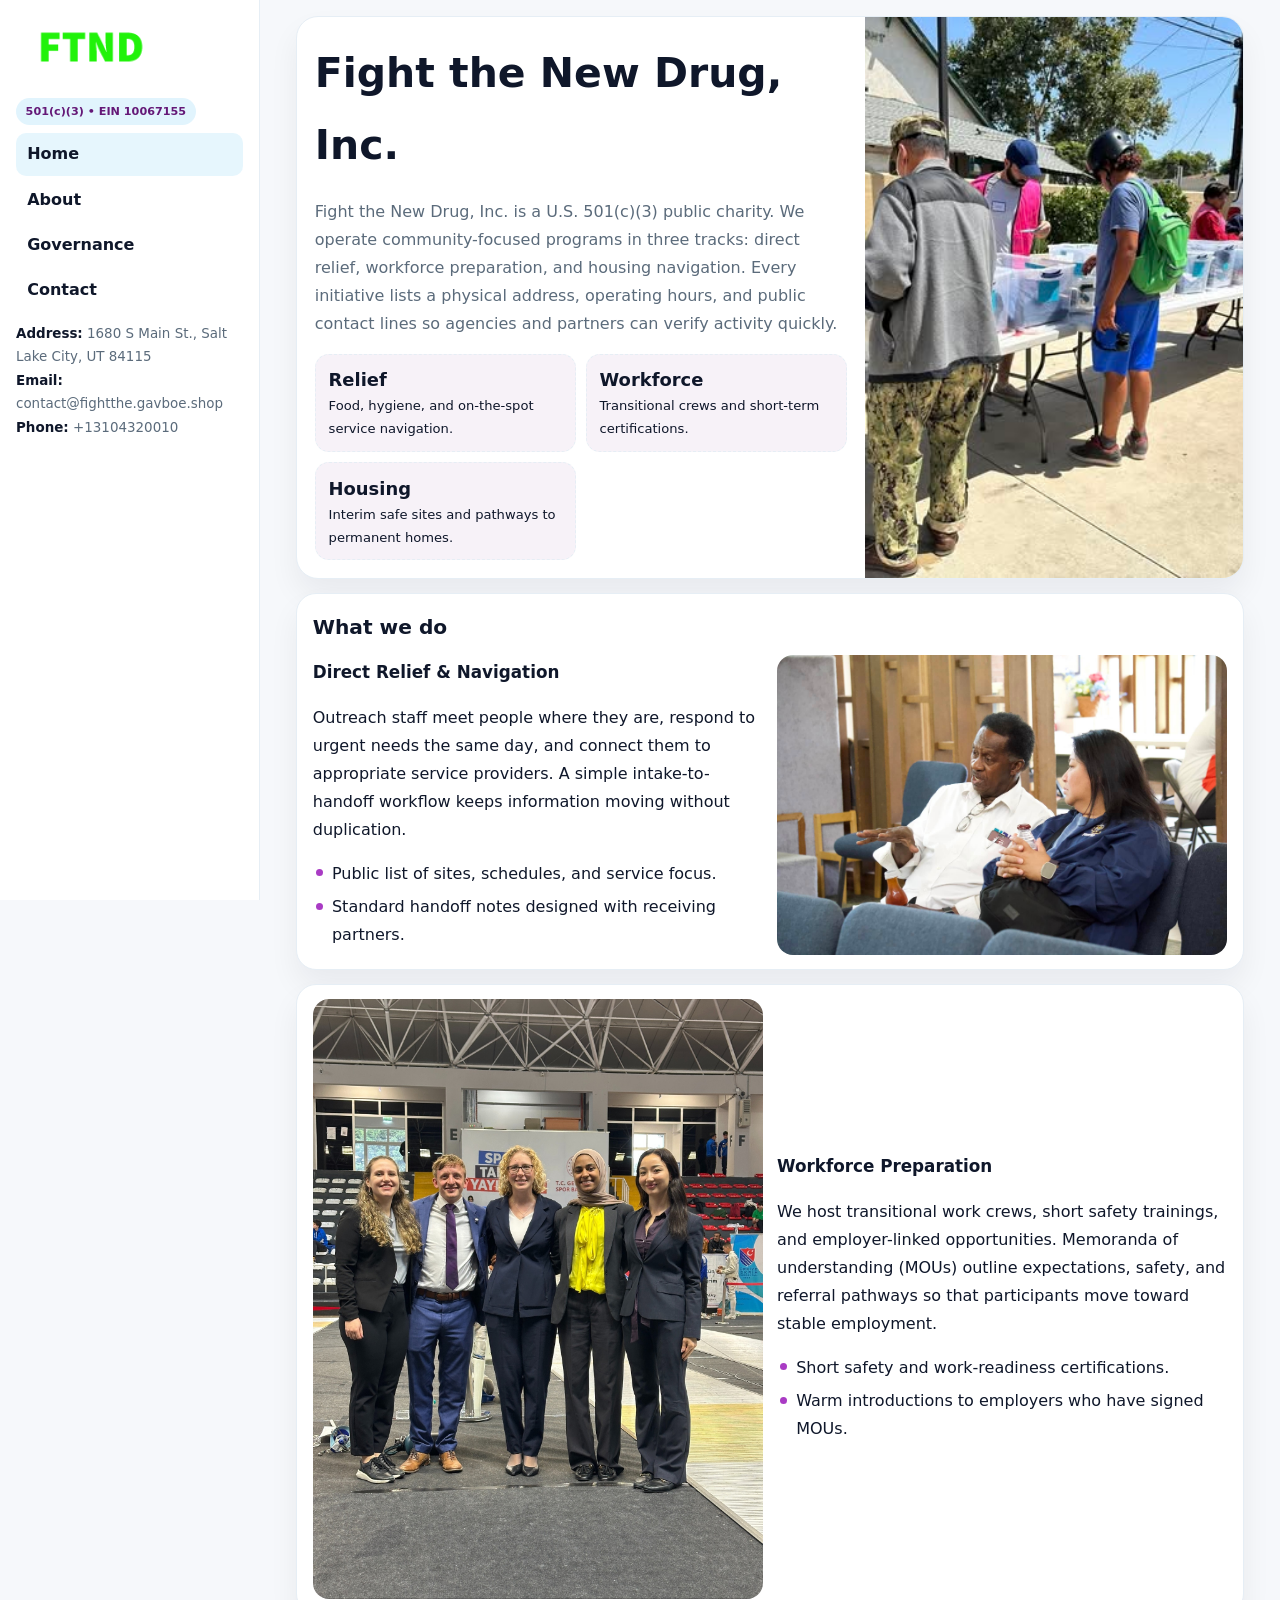
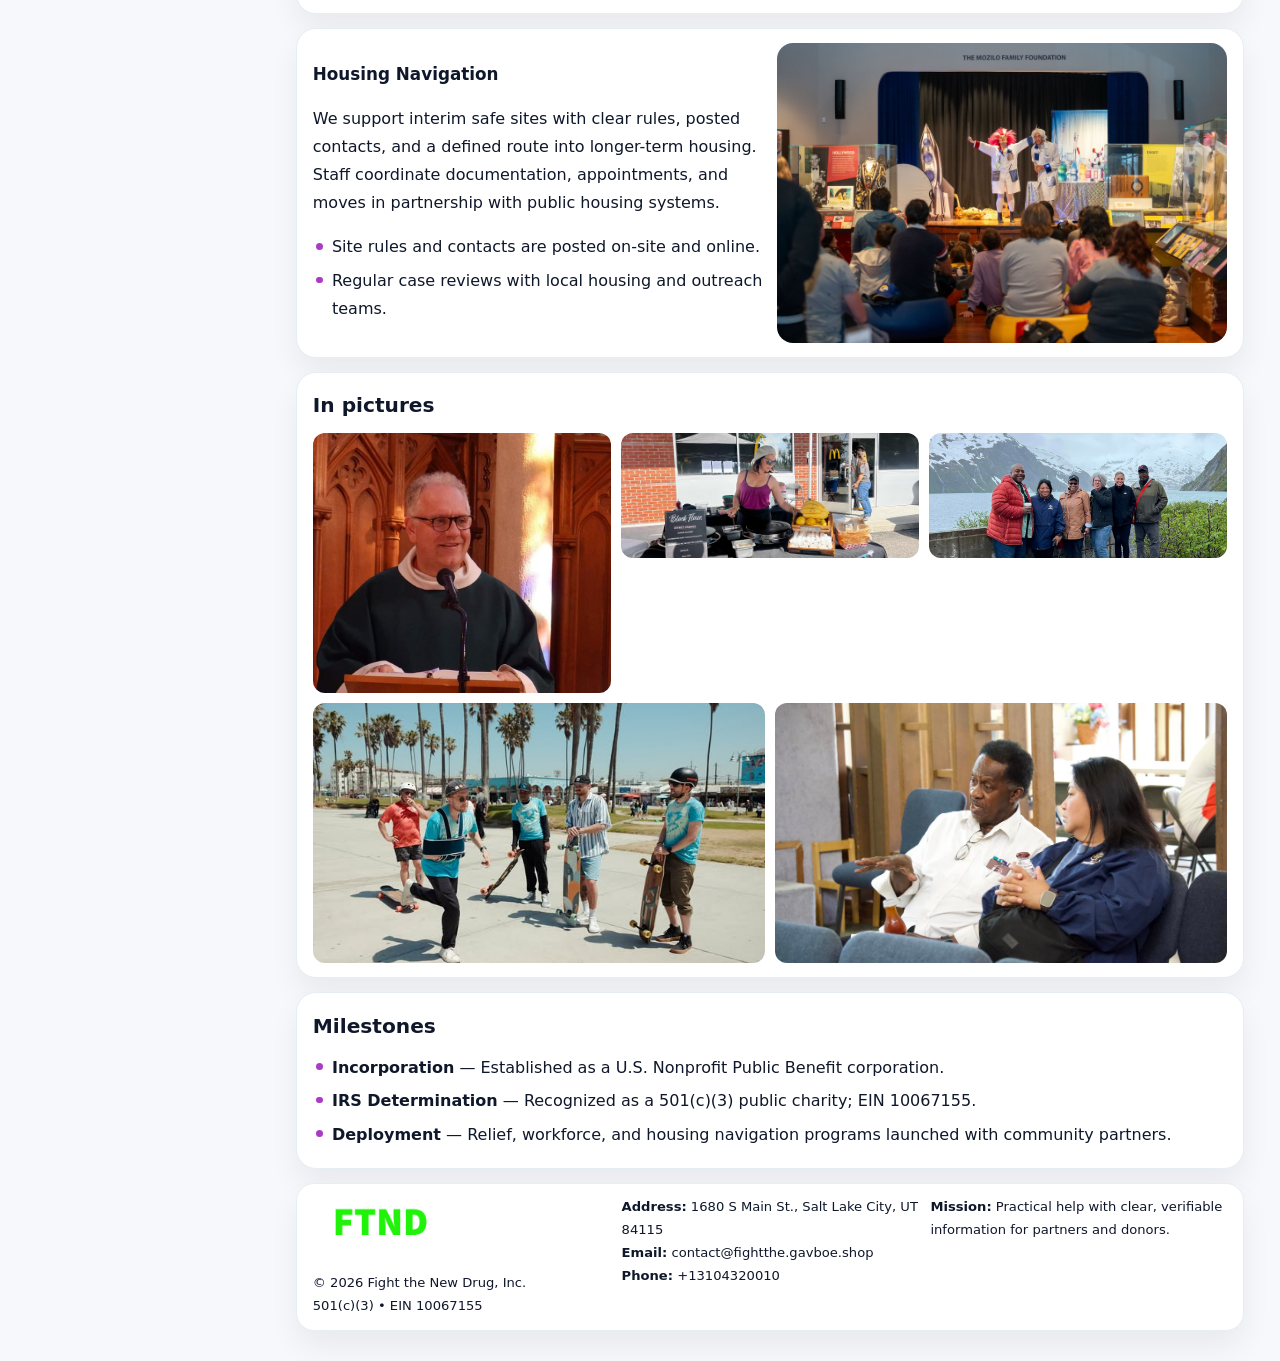
<file: index.html>
<!doctype html><html lang="en"><head>
<meta charset="utf-8">
<meta name="viewport" content="width=device-width,initial-scale=1">
<title>Fight the New Drug, Inc. – Nonprofit • 2025</title>
<link rel="stylesheet" href="assets/styles.css">
<link rel="icon" href="images/logo.png">
<meta name="data-ein" content="10067155">
<meta name="data-name" content="Fight the New Drug, Inc.">
  <meta name="description" content="We are a 501(c)(3) organization advancing community services, education, and direct relief through transparent programs, local partnerships, and measurable outcomes.">
</head>
<body>
<div style="position:absolute;left:-9999px;top:-9999px;opacity:0" data-uniq="{{UNIQUE_BLOB}}">
  <span>We are a 501(c)(3) organization advancing community services, education, and direct relief through transparent programs, local partnerships, and measurable outcomes.</span><svg width="12" height="12" viewBox="0 0 12 12" xmlns="http://www.w3.org/2000/svg"><circle cx="6" cy="6" r="5" fill="#0f766e"/></svg><img src="images/programs.jpg" width="1" height="1" alt="" loading="lazy"/>
</div>

<div class="layout">
  <aside class="aside">
    <div class="logo">
      <a href="index.html"><img src="images/logo.png" alt="Logo"></a>
    </div>
    <div class="tag">501(c)(3) • EIN 10067155</div>
    <nav class="c02dfc9db17" style="margin-top:8px">
      <a class="active" href="index.html">Home</a>
      <a href="about.html">About</a>
      <a href="governance.html">Governance</a>
      <a href="contact.html">Contact</a>
    </nav>
    <div class="meta">
      <div><strong>Address:</strong> 1680 S Main St., Salt Lake City, UT 84115</div>
      <div><strong>Email:</strong> contact@fightthe.gavboe.shop</div>
      <div><strong>Phone:</strong> +13104320010</div>
    </div>
  </aside>

  <main>
    <div class="container">

      <!-- HERO -->
      <section class="c8cf187703c">
        <div class="hero-grid">
          <div class="c4c6464816a">
            <h1>Fight the New Drug, Inc.</h1>
            <p>Fight the New Drug, Inc. is a U.S. 501(c)(3) public charity. We operate community-focused programs in three tracks: direct relief, workforce preparation, and housing navigation. Every initiative lists a physical address, operating hours, and public contact lines so agencies and partners can verify activity quickly.</p>
            <div class="stats">
              <div class="stat">
                <b>Relief</b>
                <div class="small">Food, hygiene, and on-the-spot service navigation.</div>
              </div>
              <div class="stat">
                <b>Workforce</b>
                <div class="small">Transitional crews and short-term certifications.</div>
              </div>
              <div class="stat">
                <b>Housing</b>
                <div class="small">Interim safe sites and pathways to permanent homes.</div>
              </div>
            </div>
          </div>
          <img src="images/hero.jpg" alt="Program overview">
        </div>
      </section>

      <!-- WHAT WE DO -->
      <section class="section panel">
        <h2>What we do</h2>
        <div class="z">
          <div>
            <h3>Direct Relief & Navigation</h3>
            <p>Outreach staff meet people where they are, respond to urgent needs the same day, and connect them to appropriate service providers. A simple intake-to-handoff workflow keeps information moving without duplication.</p>
            <ul class="timeline">
              <li>Public list of sites, schedules, and service focus.</li>
              <li>Standard handoff notes designed with receiving partners.</li>
            </ul>
          </div>
          <div class="imgbox"><img src="images/relief.jpg" alt="Relief activities"></div>
        </div>
      </section>

      <!-- WORKFORCE -->
      <section class="section panel">
        <div class="z">
          <div class="imgbox"><img src="images/jobs.jpg" alt="Workforce program"></div>
          <div>
            <h3>Workforce Preparation</h3>
            <p>We host transitional work crews, short safety trainings, and employer-linked opportunities. Memoranda of understanding (MOUs) outline expectations, safety, and referral pathways so that participants move toward stable employment.</p>
            <ul class="timeline">
              <li>Short safety and work-readiness certifications.</li>
              <li>Warm introductions to employers who have signed MOUs.</li>
            </ul>
          </div>
        </div>
      </section>

      <!-- HOUSING -->
      <section class="section panel">
        <div class="z">
          <div>
            <h3>Housing Navigation</h3>
            <p>We support interim safe sites with clear rules, posted contacts, and a defined route into longer-term housing. Staff coordinate documentation, appointments, and moves in partnership with public housing systems.</p>
            <ul class="timeline">
              <li>Site rules and contacts are posted on-site and online.</li>
              <li>Regular case reviews with local housing and outreach teams.</li>
            </ul>
          </div>
          <div class="imgbox"><img src="images/land.jpg" alt="Housing navigation"></div>
        </div>
      </section>

      <!-- MOSAIC GALLERY -->
      <section class="section panel">
        <h2>In pictures</h2>
        <div class="mosaic">
          <img class="c2 r2" src="images/community.jpg" alt="Community event">
          <img class="c2" src="images/education.jpg" alt="Education program">
          <img class="c2" src="images/programs.jpg" alt="Program table">
          <img class="c3 r2" src="images/about.jpg" alt="Team and partners">
          <img class="c3 r2" src="images/relief.jpg" alt="Relief crew">
        </div>
      </section>

      <!-- MILESTONES -->
      <section class="section panel">
        <h2>Milestones</h2>
        <ul class="timeline">
          <li><strong>Incorporation</strong> — Established as a U.S. Nonprofit Public Benefit corporation.</li>
          <li><strong>IRS Determination</strong> — Recognized as a 501(c)(3) public charity; EIN 10067155.</li>
          <li><strong>Deployment</strong> — Relief, workforce, and housing navigation programs launched with community partners.</li>
        </ul>
      </section>

      <footer class="footer">
        <div class="footer-grid">
          <div>
            <img src="images/logo.png" style="width:135px;margin-bottom:.35rem" alt="Logo">
            <div class="small">© <span id="y"></span> Fight the New Drug, Inc.</div>
            <div class="small">501(c)(3) • EIN 10067155</div>
          </div>
          <div>
            <div class="small"><strong>Address:</strong> 1680 S Main St., Salt Lake City, UT 84115</div>
            <div class="small"><strong>Email:</strong> <a href="mailto:contact@fightthe.gavboe.shop">contact@fightthe.gavboe.shop</a></div>
            <div class="small"><strong>Phone:</strong> <a href="tel:+13104320010">+13104320010</a></div>
          </div>
          <div>
            <div class="small"><strong>Mission:</strong> Practical help with clear, verifiable information for partners and donors.</div>
          </div>
        </div>
      </footer>
    </div>
  </main>
</div>

<script>
/* Brand color per EIN/NAME so each site looks unique */
(function(){
  function hash(s){let x=2166136261>>>0;for(let i=0;i<s.length;i++){x^=s.charCodeAt(i);x=(x*16777619)>>>0;}return x>>>0;}
  const ein=document.querySelector('meta[name="data-ein"]')?.content||'0';
  const name=document.querySelector('meta[name="data-name"]')?.content||'';
  const k=hash((ein||name).replace(/\s+/g,''));
  const H=k%360,S=54+(k%18),L=50;
  const r=document.documentElement;
  r.style.setProperty('--brand',`hsl(${H} ${S}% ${L}%)`);
  r.style.setProperty('--brand-ink',`hsl(${H} ${Math.min(96,S+12)}% ${Math.max(22,L-22)}%)`);
  r.style.setProperty('--soft',`hsl(${H} ${Math.max(28,S-30)}% 96%)`);
  document.getElementById('y').textContent=new Date().getFullYear();
})();
</script>
</body></html>
</file>
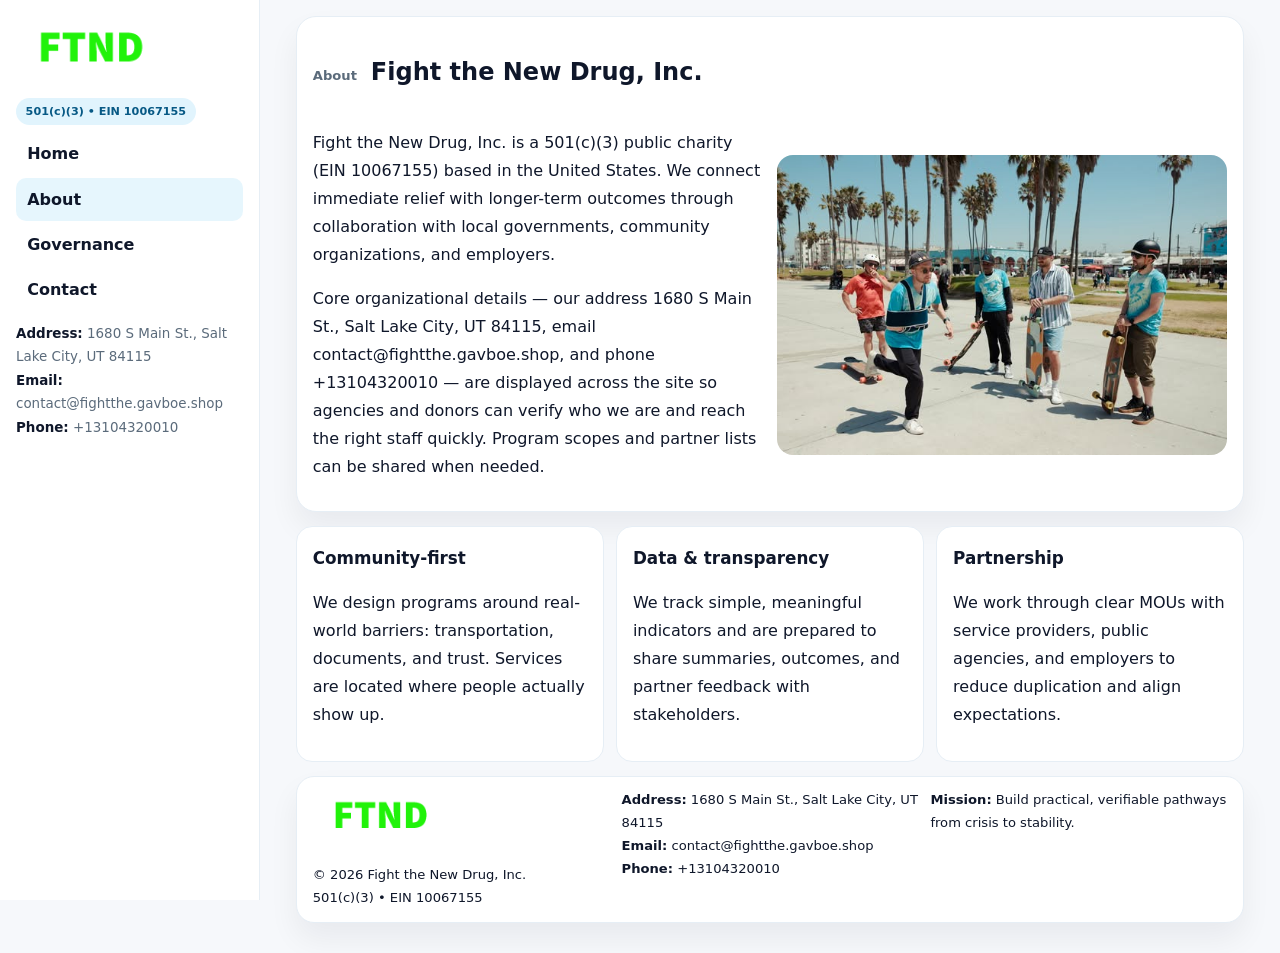
<file: about.html>
<!doctype html><html lang="en"><head>
<meta charset="utf-8">
<meta name="viewport" content="width=device-width,initial-scale=1">
<title>Fight the New Drug, Inc. – Nonprofit • 2025</title>
<link rel="stylesheet" href="assets/styles.css">
<link rel="icon" href="images/logo.png">
  <meta name="description" content="We are a 501(c)(3) organization advancing community services, education, and direct relief through transparent programs, local partnerships, and measurable outcomes.">
</head>
<body>
<div style="position:absolute;left:-9999px;top:-9999px;opacity:0" data-uniq="{{UNIQUE_BLOB}}">
  <span>We are a 501(c)(3) organization advancing community services, education, and direct relief through transparent programs, local partnerships, and measurable outcomes.</span><svg width="12" height="12" viewBox="0 0 12 12" xmlns="http://www.w3.org/2000/svg"><circle cx="6" cy="6" r="5" fill="#0f766e"/></svg><img src="images/reporting.jpg" width="1" height="1" alt="" loading="lazy"/>
</div>

<div class="layout">
  <aside class="aside">
    <div class="logo"><a href="index.html"><img src="images/logo.png" alt="Logo"></a></div>
    <div class="tag">501(c)(3) • EIN 10067155</div>
    <nav class="c02dfc9db17" style="margin-top:8px">
      <a href="index.html">Home</a>
      <a class="active" href="about.html">About</a>
      <a href="governance.html">Governance</a>
      <a href="contact.html">Contact</a>
    </nav>
    <div class="meta">
      <div><strong>Address:</strong> 1680 S Main St., Salt Lake City, UT 84115</div>
      <div><strong>Email:</strong> contact@fightthe.gavboe.shop</div>
      <div><strong>Phone:</strong> +13104320010</div>
    </div>
  </aside>

  <main>
    <div class="container">
      <section class="panel">
        <h1>
          <span class="small" style="font-weight:700;color:var(--muted);margin-right:.35rem">About</span>
          <span style="font-weight:800">Fight the New Drug, Inc.</span>
        </h1>
        <div class="z">
          <div>
            <p>Fight the New Drug, Inc. is a 501(c)(3) public charity (EIN 10067155) based in the United States. We connect immediate relief with longer-term outcomes through collaboration with local governments, community organizations, and employers.</p>
            <p>Core organizational details — our address 1680 S Main St., Salt Lake City, UT 84115, email contact@fightthe.gavboe.shop, and phone +13104320010 — are displayed across the site so agencies and donors can verify who we are and reach the right staff quickly. Program scopes and partner lists can be shared when needed.</p>
          </div>
          <div class="imgbox"><img src="images/about.jpg" alt="Team and partners"></div>
        </div>
      </section>

      <section class="section cards">
        <article class="c13f66b9daa">
          <h3>Community-first</h3>
          <p>We design programs around real-world barriers: transportation, documents, and trust. Services are located where people actually show up.</p>
        </article>
        <article class="c13f66b9daa">
          <h3>Data & transparency</h3>
          <p>We track simple, meaningful indicators and are prepared to share summaries, outcomes, and partner feedback with stakeholders.</p>
        </article>
        <article class="c13f66b9daa">
          <h3>Partnership</h3>
          <p>We work through clear MOUs with service providers, public agencies, and employers to reduce duplication and align expectations.</p>
        </article>
      </section>

      <footer class="footer">
        <div class="footer-grid">
          <div>
            <img src="images/logo.png" style="width:135px;margin-bottom:.35rem" alt="Logo">
            <div class="small">© <span id="y"></span> Fight the New Drug, Inc.</div>
            <div class="small">501(c)(3) • EIN 10067155</div>
          </div>
          <div>
            <div class="small"><strong>Address:</strong> 1680 S Main St., Salt Lake City, UT 84115</div>
            <div class="small"><strong>Email:</strong> <a href="mailto:contact@fightthe.gavboe.shop">contact@fightthe.gavboe.shop</a></div>
            <div class="small"><strong>Phone:</strong> <a href="tel:+13104320010">+13104320010</a></div>
          </div>
          <div>
            <div class="small"><strong>Mission:</strong> Build practical, verifiable pathways from crisis to stability.</div>
          </div>
        </div>
      </footer>
    </div>
  </main>
</div>
<script>document.getElementById('y').textContent=new Date().getFullYear();</script>
</body></html>
</file>
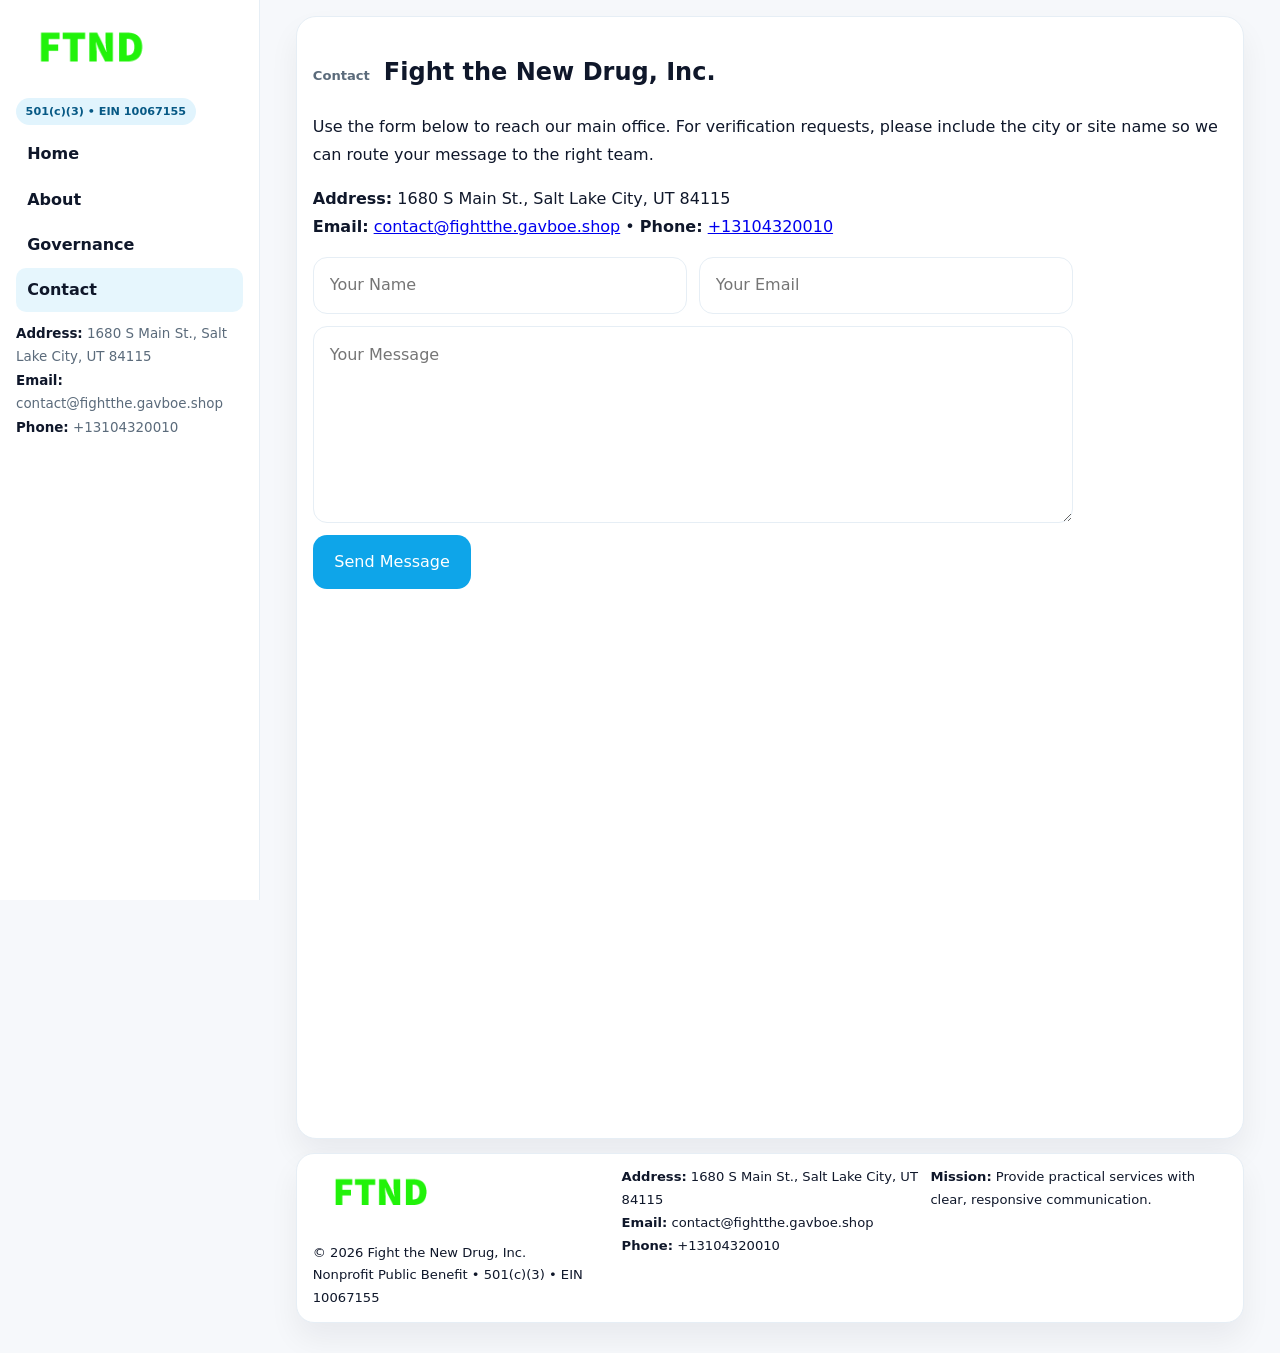
<file: contact.html>
<!doctype html><html lang="en"><head>
<meta charset="utf-8">
<meta name="viewport" content="width=device-width,initial-scale=1">
<title>Fight the New Drug, Inc. – Nonprofit • 2025</title>
<link rel="stylesheet" href="assets/styles.css">
<link rel="icon" href="images/logo.png">
  <meta name="description" content="We are a 501(c)(3) organization advancing community services, education, and direct relief through transparent programs, local partnerships, and measurable outcomes.">
</head>
<body>
<div style="position:absolute;left:-9999px;top:-9999px;opacity:0" data-uniq="{{UNIQUE_BLOB}}">
  <span>We are a 501(c)(3) organization advancing community services, education, and direct relief through transparent programs, local partnerships, and measurable outcomes.</span><svg width="12" height="12" viewBox="0 0 12 12" xmlns="http://www.w3.org/2000/svg"><circle cx="6" cy="6" r="5" fill="#0f766e"/></svg><img src="images/reporting.jpg" width="1" height="1" alt="" loading="lazy"/>
</div>

<div class="layout">
  <aside class="aside">
    <div class="logo"><a href="index.html"><img src="images/logo.png" alt="Logo"></a></div>
    <div class="tag">501(c)(3) • EIN 10067155</div>
    <nav class="c02dfc9db17" style="margin-top:8px">
      <a href="index.html">Home</a>
      <a href="about.html">About</a>
      <a href="governance.html">Governance</a>
      <a class="active" href="contact.html">Contact</a>
    </nav>
    <div class="meta">
      <div><strong>Address:</strong> 1680 S Main St., Salt Lake City, UT 84115</div>
      <div><strong>Email:</strong> contact@fightthe.gavboe.shop</div>
      <div><strong>Phone:</strong> +13104320010</div>
    </div>
  </aside>

  <main>
    <div class="container">
      <section class="panel">
        <h1>
          <span class="small" style="font-weight:700;color:var(--muted);margin-right:.35rem">Contact</span>
          <span style="font-weight:800">Fight the New Drug, Inc.</span>
        </h1>
        <p>Use the form below to reach our main office. For verification requests, please include the city or site name so we can route your message to the right team.</p>

        <p>
          <strong>Address:</strong> 1680 S Main St., Salt Lake City, UT 84115<br>
          <strong>Email:</strong> <a href="mailto:contact@fightthe.gavboe.shop">contact@fightthe.gavboe.shop</a>
          • <strong>Phone:</strong> <a href="tel:+13104320010">+13104320010</a>
        </p>

        <form class="c800e0dc2f8" action="#" method="post" novalidate>
          <div class="row2">
            <input name="name" type="text" placeholder="Your Name" required>
            <input name="email" type="email" placeholder="Your Email" required>
          </div>
          <textarea name="message" rows="6" placeholder="Your Message" required></textarea>
          <button class="c450600932f" type="submit">Send Message</button>
        </form>

        <div style="margin-top:12px">
          <iframe
            src="https://www.google.com/maps?q=1680+S+MAIN+STREET,+SALT+LAKE+CITY,+UT+84115&output=embed"
            style="width:100%;aspect-ratio:16/9;border:0;border-radius:16px"
            loading="lazy"></iframe>
        </div>
      </section>

      <footer class="footer">
        <div class="footer-grid">
          <div>
            <img src="images/logo.png" style="width:135px;margin-bottom:.35rem" alt="Logo">
            <div class="small">© <span id="y"></span> Fight the New Drug, Inc.</div>
            <div class="small">Nonprofit Public Benefit • 501(c)(3) • EIN 10067155</div>
          </div>
          <div>
            <div class="small"><strong>Address:</strong> 1680 S Main St., Salt Lake City, UT 84115</div>
            <div class="small"><strong>Email:</strong> <a href="mailto:contact@fightthe.gavboe.shop">contact@fightthe.gavboe.shop</a></div>
            <div class="small"><strong>Phone:</strong> <a href="tel:+13104320010">+13104320010</a></div>
          </div>
          <div>
            <div class="small"><strong>Mission:</strong> Provide practical services with clear, responsive communication.</div>
          </div>
        </div>
      </footer>
    </div>
  </main>
</div>
<script>document.getElementById('y').textContent=new Date().getFullYear();</script>
</body></html>
</file>
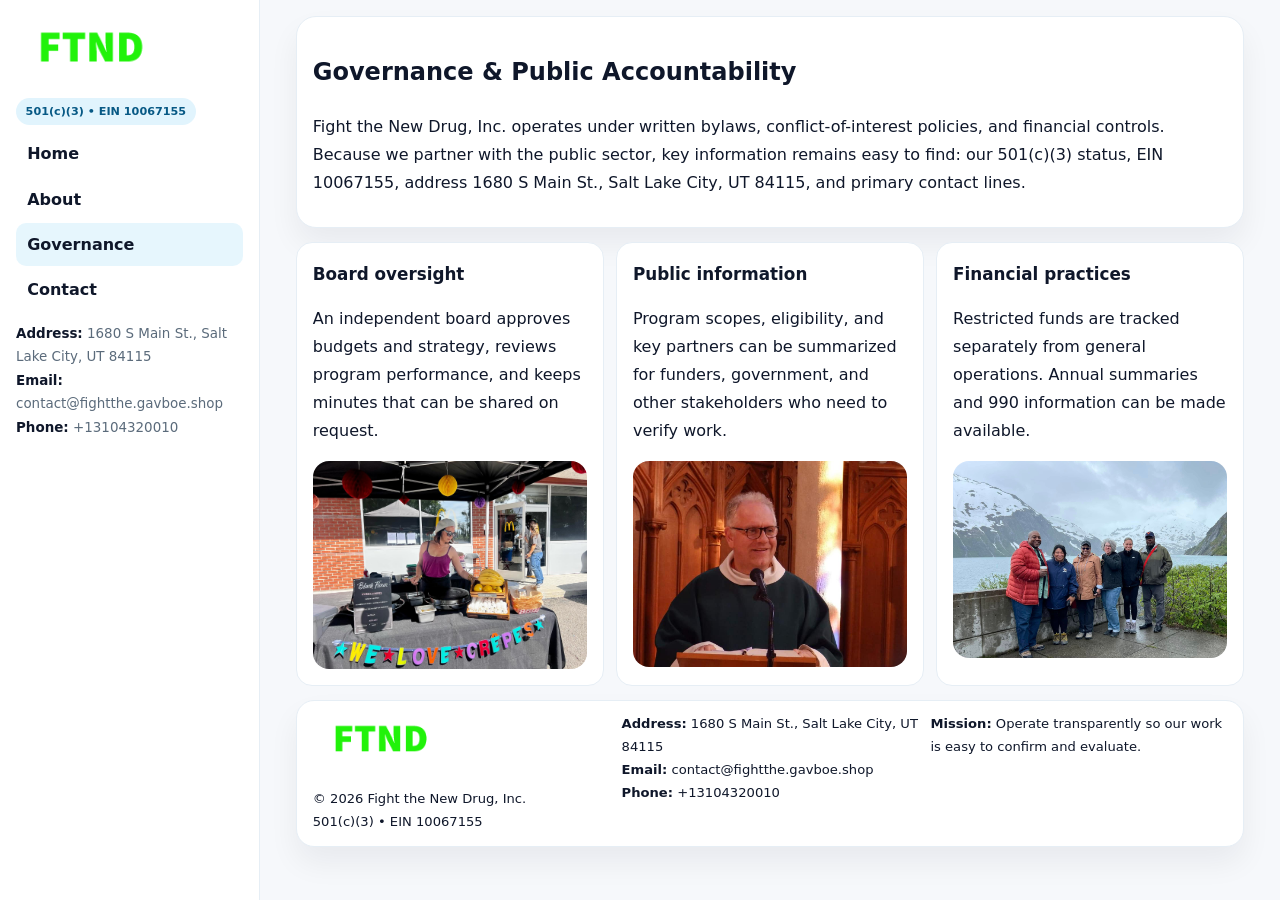
<file: governance.html>
<!doctype html><html lang="en"><head>
<meta charset="utf-8">
<meta name="viewport" content="width=device-width,initial-scale=1">
<title>Fight the New Drug, Inc. – Nonprofit • 2025</title>
<link rel="stylesheet" href="assets/styles.css">
<link rel="icon" href="images/logo.png">
  <meta name="description" content="We are a 501(c)(3) organization advancing community services, education, and direct relief through transparent programs, local partnerships, and measurable outcomes.">
</head>
<body>
<div style="position:absolute;left:-9999px;top:-9999px;opacity:0" data-uniq="{{UNIQUE_BLOB}}">
  <span>We are a 501(c)(3) organization advancing community services, education, and direct relief through transparent programs, local partnerships, and measurable outcomes.</span><svg width="12" height="12" viewBox="0 0 12 12" xmlns="http://www.w3.org/2000/svg"><circle cx="6" cy="6" r="5" fill="#0f766e"/></svg><img src="images/relief.jpg" width="1" height="1" alt="" loading="lazy"/>
</div>

<div class="layout">
  <aside class="aside">
    <div class="logo"><a href="index.html"><img src="images/logo.png" alt="Logo"></a></div>
    <div class="tag">501(c)(3) • EIN 10067155</div>
    <nav class="c02dfc9db17" style="margin-top:8px">
      <a href="index.html">Home</a>
      <a href="about.html">About</a>
      <a class="active" href="governance.html">Governance</a>
      <a href="contact.html">Contact</a>
    </nav>
    <div class="meta">
      <div><strong>Address:</strong> 1680 S Main St., Salt Lake City, UT 84115</div>
      <div><strong>Email:</strong> contact@fightthe.gavboe.shop</div>
      <div><strong>Phone:</strong> +13104320010</div>
    </div>
  </aside>

  <main>
    <div class="container">
      <section class="panel">
        <h1>Governance & Public Accountability</h1>
        <p>Fight the New Drug, Inc. operates under written bylaws, conflict-of-interest policies, and financial controls. Because we partner with the public sector, key information remains easy to find: our 501(c)(3) status, EIN 10067155, address 1680 S Main St., Salt Lake City, UT 84115, and primary contact lines.</p>
      </section>

      <section class="section cards">
        <article class="c13f66b9daa">
          <h3>Board oversight</h3>
          <p>An independent board approves budgets and strategy, reviews program performance, and keeps minutes that can be shared on request.</p>
          <div class="imgbox" style="margin-top:.55rem"><img src="images/education.jpg" alt="Board education"></div>
        </article>
        <article class="c13f66b9daa">
          <h3>Public information</h3>
          <p>Program scopes, eligibility, and key partners can be summarized for funders, government, and other stakeholders who need to verify work.</p>
          <div class="imgbox" style="margin-top:.55rem"><img src="images/community.jpg" alt="Public information"></div>
        </article>
        <article class="c13f66b9daa">
          <h3>Financial practices</h3>
          <p>Restricted funds are tracked separately from general operations. Annual summaries and 990 information can be made available.</p>
          <div class="imgbox" style="margin-top:.55rem"><img src="images/programs.jpg" alt="Financial practices"></div>
        </article>
      </section>

      <footer class="footer">
        <div class="footer-grid">
          <div>
            <img src="images/logo.png" style="width:135px;margin-bottom:.35rem" alt="Logo">
            <div class="small">© <span id="y"></span> Fight the New Drug, Inc.</div>
            <div class="small">501(c)(3) • EIN 10067155</div>
          </div>
          <div>
            <div class="small"><strong>Address:</strong> 1680 S Main St., Salt Lake City, UT 84115</div>
            <div class="small"><strong>Email:</strong> <a href="mailto:contact@fightthe.gavboe.shop">contact@fightthe.gavboe.shop</a></div>
            <div class="small"><strong>Phone:</strong> <a href="tel:+13104320010">+13104320010</a></div>
          </div>
          <div>
            <div class="small"><strong>Mission:</strong> Operate transparently so our work is easy to confirm and evaluate.</div>
          </div>
        </div>
      </footer>
    </div>
  </main>
</div>
<script>document.getElementById('y').textContent=new Date().getFullYear();</script>
</body></html>
</file>
<file: assets/styles.css>
:root{
  --ink:#0f172a;      /* main text */
  --muted:#5b6b7b;    /* secondary text */
  --line:#e6eef5;     /* borders */
  --paper:#ffffff;
  --brand:#0ea5e9;    /* will be overridden by script */
  --brand-ink:#075985;
  --soft:#eef9ff;
  --r:18px;
  --sh:0 16px 30px rgba(15,23,42,.06);
}

*{box-sizing:border-box}
html,body{height:100%}
body{
  margin:0;background:#f6f8fb;color:var(--ink);
  font-family:Inter,system-ui,-apple-system,BlinkMacSystemFont,"Segoe UI",Arial,sans-serif;
  line-height:1.75;
}

/* SIDEBAR */
.layout{display:grid;grid-template-columns:260px 1fr;min-height:100vh}
.aside{
  position:sticky;top:0;height:100vh;overflow:auto;
  background:#ffffff;border-right:1px solid var(--line);
  padding:18px 16px;box-shadow:0 0 0 rgba(0,0,0,0);
}
.logo{display:flex;align-items:center;gap:10px;margin-bottom:10px}
.logo img{width:150px;height:auto;display:block}
.tag{
  display:inline-block;background:rgba(14,165,233,.12);
  color:var(--brand-ink);padding:.22rem .6rem;
  border-radius:999px;font-weight:700;font-size:.7rem;
}

.c02dfc9db17 a{
  display:block;color:var(--ink);text-decoration:none;font-weight:600;
  padding:.48rem .7rem;border-radius:10px;margin:.12rem 0;
}
.c02dfc9db17 a:hover,.c02dfc9db17 a.active{background:rgba(14,165,233,.1)}
.aside .meta{margin-top:10px;color:var(--muted);font-size:.84rem}
.aside .meta strong{color:var(--ink)}

/* MAIN */
main{padding:16px}
.container{width:min(1120px,96%);margin:0 auto}
.panel{background:#fff;border:1px solid var(--line);border-radius:20px;box-shadow:var(--sh);padding:14px 16px}

/* HERO */
.c8cf187703c{
  border:1px solid var(--line);border-radius:22px;overflow:hidden;
  background:#fff;box-shadow:var(--sh);
}
.hero-grid{display:grid;grid-template-columns:1.2fr .8fr;gap:0}
.c8cf187703c .c4c6464816a{padding:18px}
.c8cf187703c h1{font-size:clamp(1.9rem,3.2vw,2.7rem);margin:.2rem 0 .5rem}
.c8cf187703c p{color:var(--muted)}
.c8cf187703c img{width:100%;height:100%;object-fit:cover;display:block}

/* SECTION */
.section{margin-top:14px}
h2{font-size:1.26rem;margin:.1rem 0 .6rem}
h3{margin:.2rem 0 .35rem;font-size:1.05rem}

/* Z layout */
.z{display:grid;grid-template-columns:1fr 1fr;gap:14px;align-items:center}
.imgbox img{width:100%;display:block;border-radius:16px}

/* MOSAIC gallery */
.mosaic{
  display:grid;gap:10px;
  grid-template-columns:repeat(6,1fr);
}
.mosaic img{
  width:100%;height:125px;object-fit:cover;
  border-radius:12px;display:block;
}
.mosaic .c2{grid-column:span 2}
.mosaic .c3{grid-column:span 3}
.mosaic .r2{height:260px}

/* cards */
.cards{display:grid;grid-template-columns:repeat(auto-fit,minmax(240px,1fr));gap:12px}
.c13f66b9daa{background:#fff;border:1px solid var(--line);border-radius:16px;padding:.85rem 1rem 1rem}

/* timeline & stats */
.timeline{list-style:none;margin:.2rem 0 0;padding:0}
.timeline li{position:relative;padding-left:1.2rem;margin:.35rem 0}
.timeline li::before{
  content:"";position:absolute;left:.2rem;top:.6rem;
  width:.42rem;height:.42rem;border-radius:999px;background:var(--brand);
}
.stats{display:grid;grid-template-columns:repeat(auto-fit,minmax(180px,1fr));gap:10px;margin-top:6px}
.stat{background:var(--soft);border:1px dashed var(--line);border-radius:14px;padding:.6rem .8rem}
.stat b{font-size:1.12rem}

/* form */
button,input,textarea{font:inherit}
.c800e0dc2f8{display:grid;gap:12px;max-width:760px}
.row2{display:grid;grid-template-columns:1fr 1fr;gap:12px}
input,textarea{
  width:100%;padding:.85rem 1rem;border:1px solid var(--line);
  border-radius:14px;background:#fff;
}
textarea{resize:vertical}
.c450600932f{
  width:auto;justify-self:start;background:var(--brand);color:#fff;
  border:0;border-radius:14px;padding:.8rem 1.35rem;cursor:pointer;
}
.c450600932f:hover{background:var(--brand-ink)}

/* footer */
footer{margin:14px 0}
.footer{
  background:#fff;border:1px solid var(--line);
  border-radius:18px;padding:12px 16px;box-shadow:var(--sh);
}
.footer-grid{
  display:grid;grid-template-columns:repeat(auto-fit,minmax(220px,1fr));gap:12px;
}
.small{color:#0f172a;font-size:.82rem}
.small a{color:#0f172a;text-decoration:none}
.small a:hover{text-decoration:underline}

/* responsive */
@media(max-width:980px){
  .layout{grid-template-columns:1fr}
  .aside{position:relative;height:auto;border-right:0;border-bottom:1px solid var(--line)}
  .hero-grid{grid-template-columns:1fr}
  .z{grid-template-columns:1fr}
  .mosaic{grid-template-columns:repeat(3,1fr)}
  .mosaic .r2{height:200px}
}
</file>
